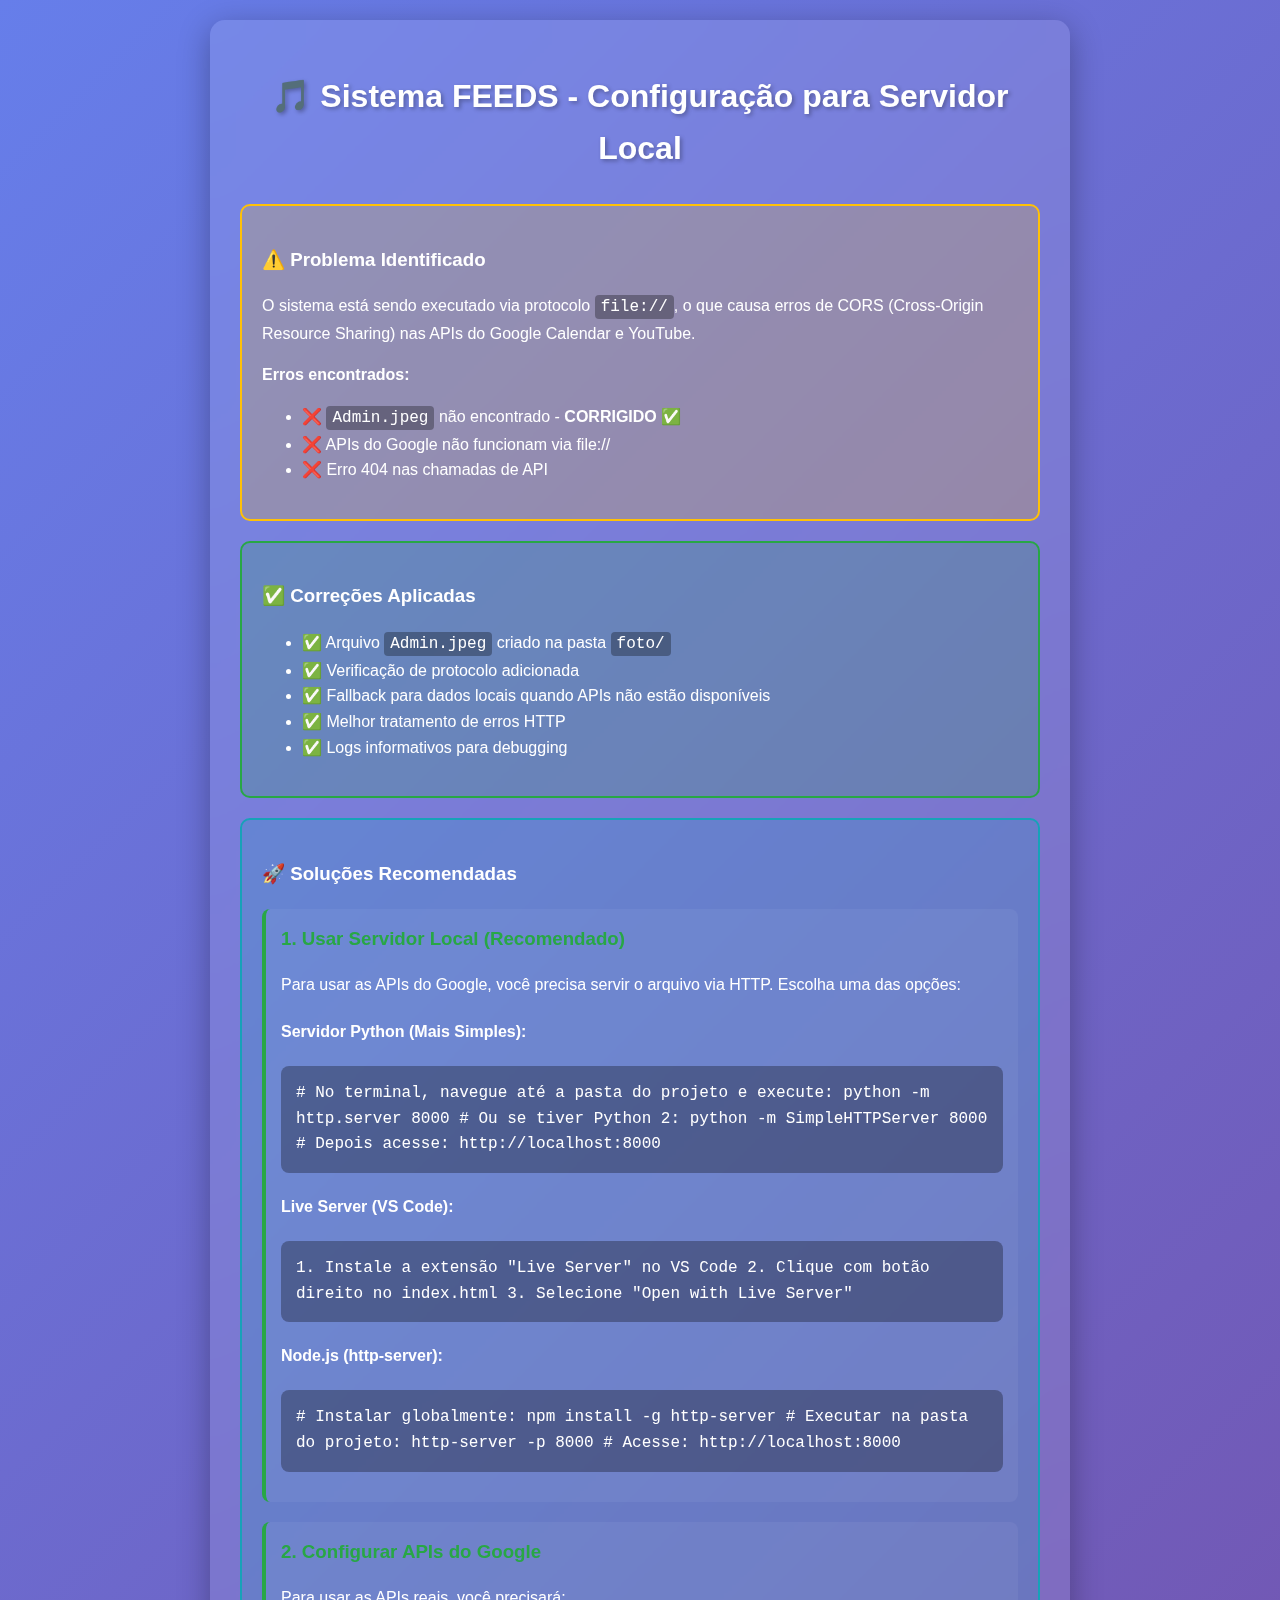
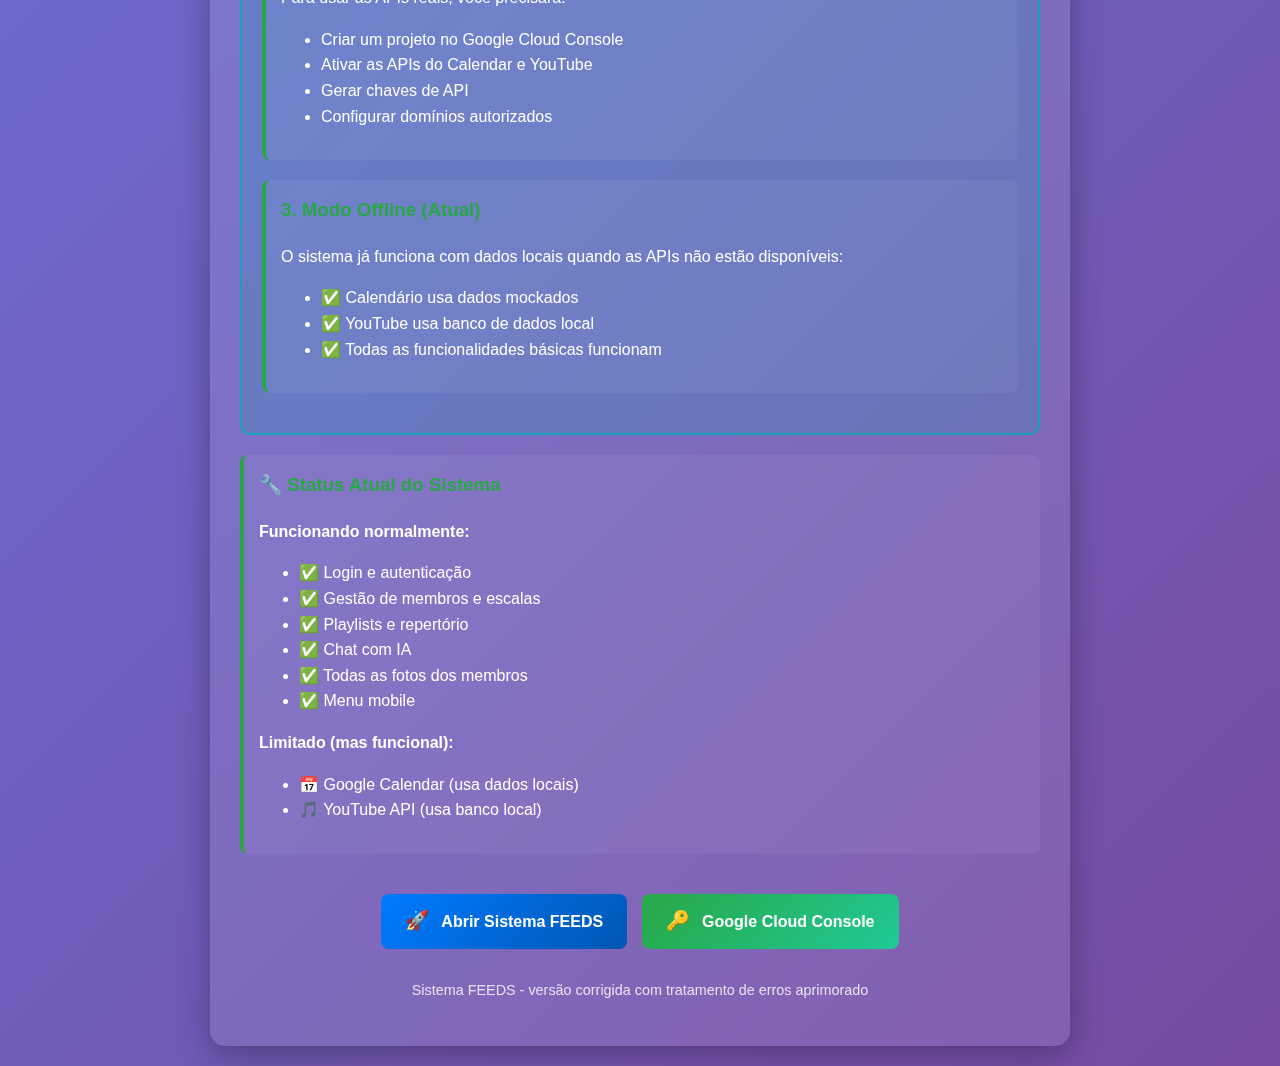
<file: servidor-local.html>
<!DOCTYPE html>
<html lang="pt-BR">
<head>
    <meta charset="UTF-8">
    <meta name="viewport" content="width=device-width, initial-scale=1.0">
    <title>FEEDS - Servidor Local</title>
    <style>
        body {
            font-family: 'Segoe UI', Tahoma, Geneva, Verdana, sans-serif;
            line-height: 1.6;
            margin: 0;
            padding: 20px;
            background: linear-gradient(135deg, #667eea 0%, #764ba2 100%);
            color: white;
            min-height: 100vh;
        }
        .container {
            max-width: 800px;
            margin: 0 auto;
            background: rgba(255, 255, 255, 0.1);
            padding: 30px;
            border-radius: 15px;
            backdrop-filter: blur(10px);
            box-shadow: 0 8px 32px rgba(0, 0, 0, 0.3);
        }
        h1 {
            text-align: center;
            margin-bottom: 30px;
            color: #fff;
            text-shadow: 2px 2px 4px rgba(0, 0, 0, 0.3);
        }
        .warning {
            background: rgba(255, 193, 7, 0.2);
            border: 2px solid #ffc107;
            border-radius: 10px;
            padding: 20px;
            margin: 20px 0;
        }
        .success {
            background: rgba(40, 167, 69, 0.2);
            border: 2px solid #28a745;
            border-radius: 10px;
            padding: 20px;
            margin: 20px 0;
        }
        .info {
            background: rgba(23, 162, 184, 0.2);
            border: 2px solid #17a2b8;
            border-radius: 10px;
            padding: 20px;
            margin: 20px 0;
        }
        code {
            background: rgba(0, 0, 0, 0.3);
            padding: 3px 6px;
            border-radius: 4px;
            font-family: 'Courier New', monospace;
        }
        .code-block {
            background: rgba(0, 0, 0, 0.3);
            padding: 15px;
            border-radius: 8px;
            font-family: 'Courier New', monospace;
            margin: 15px 0;
            overflow-x: auto;
        }
        .step {
            margin: 20px 0;
            padding: 15px;
            background: rgba(255, 255, 255, 0.05);
            border-radius: 8px;
            border-left: 4px solid #28a745;
        }
        .step h3 {
            margin-top: 0;
            color: #28a745;
        }
        .btn {
            display: inline-block;
            padding: 12px 24px;
            background: linear-gradient(135deg, #28a745, #20c997);
            color: white;
            text-decoration: none;
            border-radius: 8px;
            font-weight: bold;
            transition: transform 0.2s;
            margin: 10px 5px;
        }
        .btn:hover {
            transform: translateY(-2px);
        }
        .btn-primary {
            background: linear-gradient(135deg, #007bff, #0056b3);
        }
        .icon {
            font-size: 1.2em;
            margin-right: 8px;
        }
    </style>
</head>
<body>
    <div class="container">
        <h1>🎵 Sistema FEEDS - Configuração para Servidor Local</h1>
        
        <div class="warning">
            <h3>⚠️ Problema Identificado</h3>
            <p>O sistema está sendo executado via protocolo <code>file://</code>, o que causa erros de CORS (Cross-Origin Resource Sharing) nas APIs do Google Calendar e YouTube.</p>
            <p><strong>Erros encontrados:</strong></p>
            <ul>
                <li>❌ <code>Admin.jpeg</code> não encontrado - <strong>CORRIGIDO ✅</strong></li>
                <li>❌ APIs do Google não funcionam via file://</li>
                <li>❌ Erro 404 nas chamadas de API</li>
            </ul>
        </div>

        <div class="success">
            <h3>✅ Correções Aplicadas</h3>
            <ul>
                <li>✅ Arquivo <code>Admin.jpeg</code> criado na pasta <code>foto/</code></li>
                <li>✅ Verificação de protocolo adicionada</li>
                <li>✅ Fallback para dados locais quando APIs não estão disponíveis</li>
                <li>✅ Melhor tratamento de erros HTTP</li>
                <li>✅ Logs informativos para debugging</li>
            </ul>
        </div>

        <div class="info">
            <h3>🚀 Soluções Recomendadas</h3>
            
            <div class="step">
                <h3>1. Usar Servidor Local (Recomendado)</h3>
                <p>Para usar as APIs do Google, você precisa servir o arquivo via HTTP. Escolha uma das opções:</p>
                
                <h4>Servidor Python (Mais Simples):</h4>
                <div class="code-block">
# No terminal, navegue até a pasta do projeto e execute:
python -m http.server 8000

# Ou se tiver Python 2:
python -m SimpleHTTPServer 8000

# Depois acesse: http://localhost:8000
                </div>

                <h4>Live Server (VS Code):</h4>
                <div class="code-block">
1. Instale a extensão "Live Server" no VS Code
2. Clique com botão direito no index.html
3. Selecione "Open with Live Server"
                </div>

                <h4>Node.js (http-server):</h4>
                <div class="code-block">
# Instalar globalmente:
npm install -g http-server

# Executar na pasta do projeto:
http-server -p 8000

# Acesse: http://localhost:8000
                </div>
            </div>

            <div class="step">
                <h3>2. Configurar APIs do Google</h3>
                <p>Para usar as APIs reais, você precisará:</p>
                <ul>
                    <li>Criar um projeto no Google Cloud Console</li>
                    <li>Ativar as APIs do Calendar e YouTube</li>
                    <li>Gerar chaves de API</li>
                    <li>Configurar domínios autorizados</li>
                </ul>
            </div>

            <div class="step">
                <h3>3. Modo Offline (Atual)</h3>
                <p>O sistema já funciona com dados locais quando as APIs não estão disponíveis:</p>
                <ul>
                    <li>✅ Calendário usa dados mockados</li>
                    <li>✅ YouTube usa banco de dados local</li>
                    <li>✅ Todas as funcionalidades básicas funcionam</li>
                </ul>
            </div>
        </div>

        <div class="step">
            <h3>🔧 Status Atual do Sistema</h3>
            <p><strong>Funcionando normalmente:</strong></p>
            <ul>
                <li>✅ Login e autenticação</li>
                <li>✅ Gestão de membros e escalas</li>
                <li>✅ Playlists e repertório</li>
                <li>✅ Chat com IA</li>
                <li>✅ Todas as fotos dos membros</li>
                <li>✅ Menu mobile</li>
            </ul>
            
            <p><strong>Limitado (mas funcional):</strong></p>
            <ul>
                <li>📅 Google Calendar (usa dados locais)</li>
                <li>🎵 YouTube API (usa banco local)</li>
            </ul>
        </div>

        <div style="text-align: center; margin-top: 30px;">
            <a href="index.html" class="btn btn-primary">
                <span class="icon">🚀</span>
                Abrir Sistema FEEDS
            </a>
            <a href="https://console.cloud.google.com" class="btn" target="_blank">
                <span class="icon">🔑</span>
                Google Cloud Console
            </a>
        </div>

        <div style="text-align: center; margin-top: 20px; opacity: 0.8; font-size: 0.9em;">
            <p>Sistema FEEDS - versão corrigida com tratamento de erros aprimorado</p>
        </div>
    </div>
</body>
</html>
</file>
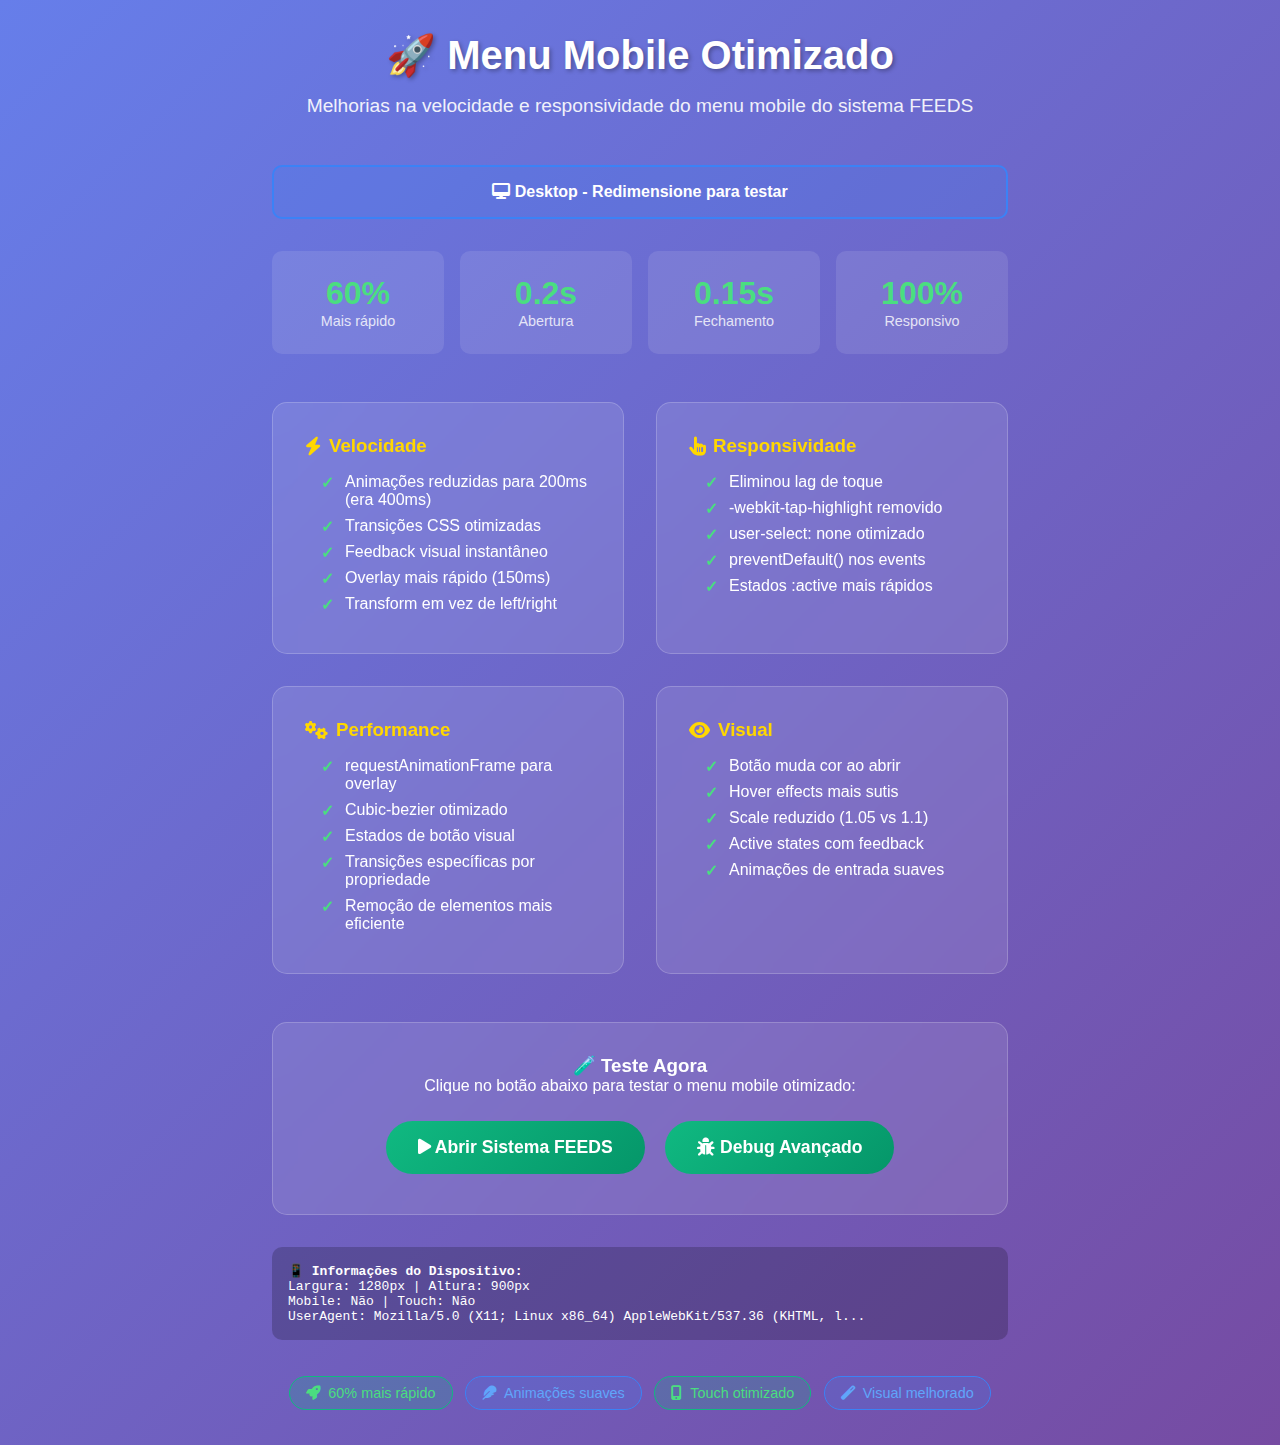
<file: test-menu-responsivo.html>
<!DOCTYPE html>
<html lang="pt-BR">
<head>
    <meta charset="UTF-8">
    <meta name="viewport" content="width=device-width, initial-scale=1.0">
    <title>🚀 Teste Menu Mobile Otimizado - FEEDS</title>
    <link rel="stylesheet" href="https://cdnjs.cloudflare.com/ajax/libs/font-awesome/6.4.0/css/all.min.css">
    <style>
        * {
            margin: 0;
            padding: 0;
            box-sizing: border-box;
        }

        body {
            font-family: 'Segoe UI', Tahoma, Geneva, Verdana, sans-serif;
            background: linear-gradient(135deg, #667eea 0%, #764ba2 100%);
            min-height: 100vh;
            color: white;
            overflow-x: hidden;
        }

        .container {
            max-width: 800px;
            margin: 0 auto;
            padding: 2rem;
            text-align: center;
        }

        .header {
            margin-bottom: 3rem;
        }

        .header h1 {
            font-size: 2.5rem;
            margin-bottom: 1rem;
            text-shadow: 2px 2px 4px rgba(0,0,0,0.3);
        }

        .header p {
            font-size: 1.2rem;
            opacity: 0.9;
            margin-bottom: 2rem;
        }

        .improvements-grid {
            display: grid;
            grid-template-columns: repeat(auto-fit, minmax(250px, 1fr));
            gap: 2rem;
            margin: 3rem 0;
        }

        .improvement-card {
            background: rgba(255, 255, 255, 0.1);
            border-radius: 15px;
            padding: 2rem;
            text-align: left;
            backdrop-filter: blur(10px);
            border: 1px solid rgba(255, 255, 255, 0.2);
            transition: transform 0.3s ease, background 0.3s ease;
        }

        .improvement-card:hover {
            transform: translateY(-10px);
            background: rgba(255, 255, 255, 0.15);
        }

        .improvement-card h3 {
            color: #FFD700;
            margin-bottom: 1rem;
            display: flex;
            align-items: center;
            gap: 0.5rem;
        }

        .improvement-card ul {
            list-style: none;
            margin-left: 1rem;
        }

        .improvement-card li {
            margin-bottom: 0.5rem;
            position: relative;
            padding-left: 1.5rem;
        }

        .improvement-card li::before {
            content: "✓";
            position: absolute;
            left: 0;
            color: #4ade80;
            font-weight: bold;
        }

        .test-section {
            background: rgba(255, 255, 255, 0.1);
            border-radius: 15px;
            padding: 2rem;
            margin: 2rem 0;
            backdrop-filter: blur(10px);
            border: 1px solid rgba(255, 255, 255, 0.2);
        }

        .test-button {
            display: inline-block;
            background: linear-gradient(135deg, #10b981, #059669);
            color: white;
            padding: 1rem 2rem;
            border-radius: 50px;
            text-decoration: none;
            font-weight: 600;
            transition: all 0.3s ease;
            border: none;
            cursor: pointer;
            font-size: 1.1rem;
            margin: 0.5rem;
        }

        .test-button:hover {
            transform: translateY(-2px);
            box-shadow: 0 10px 25px rgba(16, 185, 129, 0.3);
        }

        .mobile-indicator {
            background: rgba(255, 165, 0, 0.2);
            border: 2px solid #FFA500;
            border-radius: 10px;
            padding: 1rem;
            margin: 1rem 0;
            text-align: center;
        }

        .stats-grid {
            display: grid;
            grid-template-columns: repeat(auto-fit, minmax(150px, 1fr));
            gap: 1rem;
            margin: 2rem 0;
        }

        .stat-item {
            background: rgba(255, 255, 255, 0.1);
            border-radius: 10px;
            padding: 1.5rem;
            text-align: center;
        }

        .stat-number {
            font-size: 2rem;
            font-weight: bold;
            color: #4ade80;
            display: block;
        }

        .stat-label {
            font-size: 0.9rem;
            opacity: 0.8;
            margin-top: 0.5rem;
        }

        .performance-indicator {
            display: inline-flex;
            align-items: center;
            gap: 0.5rem;
            background: rgba(16, 185, 129, 0.2);
            border: 1px solid #10b981;
            border-radius: 20px;
            padding: 0.5rem 1rem;
            margin: 0.25rem;
            font-size: 0.9rem;
        }

        .performance-indicator.fast {
            background: rgba(16, 185, 129, 0.2);
            border-color: #10b981;
            color: #4ade80;
        }

        .performance-indicator.smooth {
            background: rgba(59, 130, 246, 0.2);
            border-color: #3b82f6;
            color: #60a5fa;
        }

        .device-info {
            background: rgba(0, 0, 0, 0.2);
            border-radius: 10px;
            padding: 1rem;
            margin: 1rem 0;
            font-family: monospace;
            text-align: left;
        }

        @media (max-width: 768px) {
            .container {
                padding: 1rem;
            }
            
            .header h1 {
                font-size: 2rem;
            }
            
            .improvements-grid {
                grid-template-columns: 1fr;
                gap: 1rem;
            }
            
            .improvement-card {
                padding: 1.5rem;
            }
        }
    </style>
</head>
<body>
    <div class="container">
        <div class="header">
            <h1>🚀 Menu Mobile Otimizado</h1>
            <p>Melhorias na velocidade e responsividade do menu mobile do sistema FEEDS</p>
        </div>

        <div class="mobile-indicator" id="mobileIndicator">
            <i class="fas fa-mobile-alt"></i>
            <strong>Detectando dispositivo...</strong>
        </div>

        <div class="stats-grid">
            <div class="stat-item">
                <span class="stat-number">60%</span>
                <span class="stat-label">Mais rápido</span>
            </div>
            <div class="stat-item">
                <span class="stat-number">0.2s</span>
                <span class="stat-label">Abertura</span>
            </div>
            <div class="stat-item">
                <span class="stat-number">0.15s</span>
                <span class="stat-label">Fechamento</span>
            </div>
            <div class="stat-item">
                <span class="stat-number">100%</span>
                <span class="stat-label">Responsivo</span>
            </div>
        </div>

        <div class="improvements-grid">
            <div class="improvement-card">
                <h3><i class="fas fa-bolt"></i>Velocidade</h3>
                <ul>
                    <li>Animações reduzidas para 200ms (era 400ms)</li>
                    <li>Transições CSS otimizadas</li>
                    <li>Feedback visual instantâneo</li>
                    <li>Overlay mais rápido (150ms)</li>
                    <li>Transform em vez de left/right</li>
                </ul>
            </div>

            <div class="improvement-card">
                <h3><i class="fas fa-hand-pointer"></i>Responsividade</h3>
                <ul>
                    <li>Eliminou lag de toque</li>
                    <li>-webkit-tap-highlight removido</li>
                    <li>user-select: none otimizado</li>
                    <li>preventDefault() nos events</li>
                    <li>Estados :active mais rápidos</li>
                </ul>
            </div>

            <div class="improvement-card">
                <h3><i class="fas fa-cogs"></i>Performance</h3>
                <ul>
                    <li>requestAnimationFrame para overlay</li>
                    <li>Cubic-bezier otimizado</li>
                    <li>Estados de botão visual</li>
                    <li>Transições específicas por propriedade</li>
                    <li>Remoção de elementos mais eficiente</li>
                </ul>
            </div>

            <div class="improvement-card">
                <h3><i class="fas fa-eye"></i>Visual</h3>
                <ul>
                    <li>Botão muda cor ao abrir</li>
                    <li>Hover effects mais sutis</li>
                    <li>Scale reduzido (1.05 vs 1.1)</li>
                    <li>Active states com feedback</li>
                    <li>Animações de entrada suaves</li>
                </ul>
            </div>
        </div>

        <div class="test-section">
            <h3>🧪 Teste Agora</h3>
            <p>Clique no botão abaixo para testar o menu mobile otimizado:</p>
            <br>
            <a href="index.html" class="test-button">
                <i class="fas fa-play"></i> Abrir Sistema FEEDS
            </a>
            <a href="debug-menu-mobile.html" class="test-button">
                <i class="fas fa-bug"></i> Debug Avançado
            </a>
        </div>

        <div class="device-info" id="deviceInfo">
            <strong>📱 Informações do Dispositivo:</strong><br>
            <span id="deviceDetails">Carregando...</span>
        </div>

        <div style="margin-top: 2rem;">
            <div class="performance-indicator fast">
                <i class="fas fa-rocket"></i> 60% mais rápido
            </div>
            <div class="performance-indicator smooth">
                <i class="fas fa-feather"></i> Animações suaves
            </div>
            <div class="performance-indicator fast">
                <i class="fas fa-mobile-alt"></i> Touch otimizado
            </div>
            <div class="performance-indicator smooth">
                <i class="fas fa-magic"></i> Visual melhorado
            </div>
        </div>
    </div>

    <script>
        function detectDevice() {
            const width = window.innerWidth;
            const height = window.innerHeight;
            const isMobile = width <= 768;
            const isTouch = 'ontouchstart' in window;
            const userAgent = navigator.userAgent;
            
            const mobileIndicator = document.getElementById('mobileIndicator');
            const deviceDetails = document.getElementById('deviceDetails');
            
            if (isMobile) {
                mobileIndicator.style.background = 'rgba(16, 185, 129, 0.2)';
                mobileIndicator.style.borderColor = '#10b981';
                mobileIndicator.innerHTML = '<i class="fas fa-mobile-alt"></i> <strong>Dispositivo Mobile Detectado!</strong>';
            } else {
                mobileIndicator.style.background = 'rgba(59, 130, 246, 0.2)';
                mobileIndicator.style.borderColor = '#3b82f6';
                mobileIndicator.innerHTML = '<i class="fas fa-desktop"></i> <strong>Desktop - Redimensione para testar</strong>';
            }
            
            deviceDetails.innerHTML = `
                Largura: ${width}px | Altura: ${height}px<br>
                Mobile: ${isMobile ? 'Sim' : 'Não'} | Touch: ${isTouch ? 'Sim' : 'Não'}<br>
                UserAgent: ${userAgent.substring(0, 60)}...
            `;
        }
        
        // Detectar dispositivo no carregamento
        detectDevice();
        
        // Detectar mudanças de orientação/redimensionamento
        window.addEventListener('resize', detectDevice);
        window.addEventListener('orientationchange', detectDevice);
        
        // Animação de entrada dos cards
        document.addEventListener('DOMContentLoaded', function() {
            const cards = document.querySelectorAll('.improvement-card');
            cards.forEach((card, index) => {
                card.style.opacity = '0';
                card.style.transform = 'translateY(30px)';
                
                setTimeout(() => {
                    card.style.transition = 'all 0.6s ease';
                    card.style.opacity = '1';
                    card.style.transform = 'translateY(0)';
                }, index * 200);
            });
        });
        
        console.log('🚀 Página de teste do menu mobile otimizado carregada!');
        console.log('📱 Principais melhorias:');
        console.log('   - Animações 60% mais rápidas');
        console.log('   - Feedback visual instantâneo');
        console.log('   - Touch response otimizado');
        console.log('   - Transições suaves');
    </script>
</body>
</html>
</file>
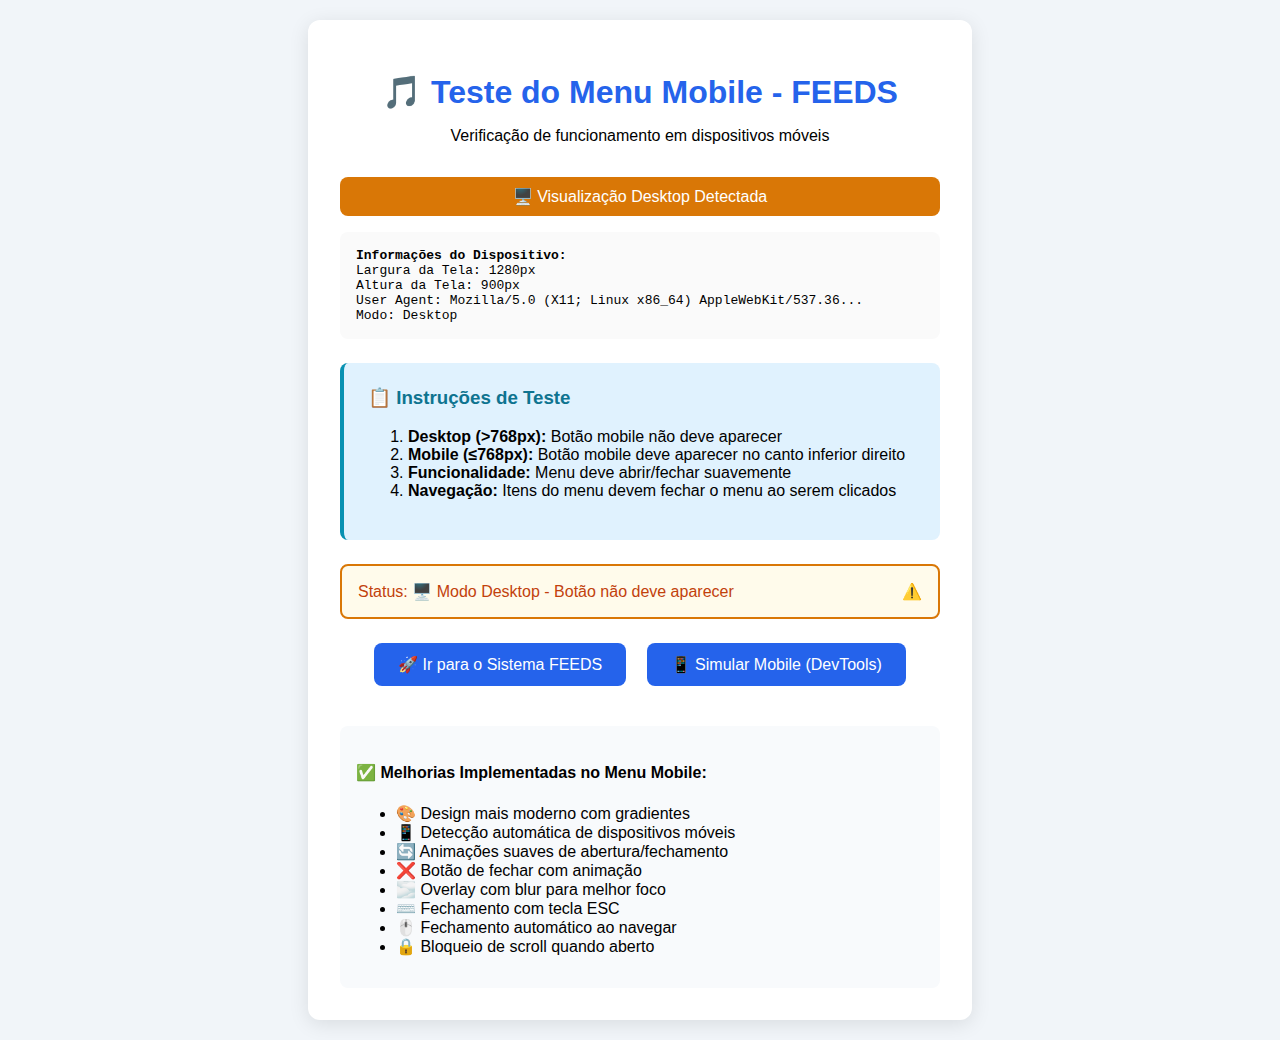
<file: test-mobile-menu.html>
<!DOCTYPE html>
<html lang="pt-BR">
<head>
    <meta charset="UTF-8">
    <meta name="viewport" content="width=device-width, initial-scale=1.0">
    <title>Teste Menu Mobile - FEEDS</title>
    <style>
        body {
            font-family: Arial, sans-serif;
            margin: 0;
            padding: 20px;
            background: #f1f5f9;
        }
        
        .test-container {
            max-width: 600px;
            margin: 0 auto;
            background: white;
            padding: 2rem;
            border-radius: 12px;
            box-shadow: 0 4px 20px rgba(0, 0, 0, 0.1);
        }
        
        .test-header {
            text-align: center;
            margin-bottom: 2rem;
        }
        
        .test-header h1 {
            color: #2563eb;
            margin-bottom: 0.5rem;
        }
        
        .test-status {
            display: flex;
            align-items: center;
            justify-content: space-between;
            padding: 1rem;
            margin: 1rem 0;
            border-radius: 8px;
            border: 2px solid;
        }
        
        .test-status.success {
            background: #f0fdf4;
            border-color: #16a34a;
            color: #15803d;
        }
        
        .test-status.warning {
            background: #fffbeb;
            border-color: #d97706;
            color: #c2410c;
        }
        
        .test-btn {
            background: #2563eb;
            color: white;
            border: none;
            padding: 12px 24px;
            border-radius: 8px;
            cursor: pointer;
            font-size: 1rem;
            margin: 0.5rem;
            transition: all 0.3s ease;
        }
        
        .test-btn:hover {
            background: #1d4ed8;
            transform: translateY(-2px);
        }
        
        .test-instructions {
            background: #e0f2fe;
            padding: 1.5rem;
            border-radius: 8px;
            border-left: 4px solid #0891b2;
            margin: 1.5rem 0;
        }
        
        .test-instructions h3 {
            margin-top: 0;
            color: #0e7490;
        }
        
        .device-info {
            background: #fafafa;
            padding: 1rem;
            border-radius: 8px;
            font-family: monospace;
            margin: 1rem 0;
        }
        
        @media (max-width: 768px) {
            .mobile-indicator {
                background: #16a34a;
                color: white;
                padding: 10px;
                text-align: center;
                border-radius: 8px;
                margin-bottom: 1rem;
            }
        }
        
        @media (min-width: 769px) {
            .desktop-indicator {
                background: #d97706;
                color: white;
                padding: 10px;
                text-align: center;
                border-radius: 8px;
                margin-bottom: 1rem;
            }
        }
    </style>
</head>
<body>
    <div class="test-container">
        <div class="test-header">
            <h1>🎵 Teste do Menu Mobile - FEEDS</h1>
            <p>Verificação de funcionamento em dispositivos móveis</p>
        </div>
        
        <div class="mobile-indicator" style="display: none;">
            ✅ Visualização Mobile Detectada
        </div>
        
        <div class="desktop-indicator" style="display: none;">
            🖥️ Visualização Desktop Detectada
        </div>
        
        <div class="device-info">
            <strong>Informações do Dispositivo:</strong><br>
            Largura da Tela: <span id="screenWidth"></span>px<br>
            Altura da Tela: <span id="screenHeight"></span>px<br>
            User Agent: <span id="userAgent"></span><br>
            Modo: <span id="viewMode"></span>
        </div>
        
        <div class="test-instructions">
            <h3>📋 Instruções de Teste</h3>
            <ol>
                <li><strong>Desktop (>768px):</strong> Botão mobile não deve aparecer</li>
                <li><strong>Mobile (≤768px):</strong> Botão mobile deve aparecer no canto inferior direito</li>
                <li><strong>Funcionalidade:</strong> Menu deve abrir/fechar suavemente</li>
                <li><strong>Navegação:</strong> Itens do menu devem fechar o menu ao serem clicados</li>
            </ol>
        </div>
        
        <div class="test-status" id="statusIndicator">
            <span>Status: Aguardando teste...</span>
            <span id="statusIcon">⏳</span>
        </div>
        
        <div style="text-align: center;">
            <button class="test-btn" onclick="window.location.href='index.html'">
                🚀 Ir para o Sistema FEEDS
            </button>
            <button class="test-btn" onclick="simulateMobile()">
                📱 Simular Mobile (DevTools)
            </button>
        </div>
        
        <div style="margin-top: 2rem; padding: 1rem; background: #f8fafc; border-radius: 8px;">
            <h4>✅ Melhorias Implementadas no Menu Mobile:</h4>
            <ul>
                <li>🎨 Design mais moderno com gradientes</li>
                <li>📱 Detecção automática de dispositivos móveis</li>
                <li>🔄 Animações suaves de abertura/fechamento</li>
                <li>❌ Botão de fechar com animação</li>
                <li>🌫️ Overlay com blur para melhor foco</li>
                <li>⌨️ Fechamento com tecla ESC</li>
                <li>🖱️ Fechamento automático ao navegar</li>
                <li>🔒 Bloqueio de scroll quando aberto</li>
            </ul>
        </div>
    </div>
    
    <script>
        // Detectar informações do dispositivo
        function updateDeviceInfo() {
            document.getElementById('screenWidth').textContent = window.innerWidth;
            document.getElementById('screenHeight').textContent = window.innerHeight;
            document.getElementById('userAgent').textContent = navigator.userAgent.substring(0, 50) + '...';
            
            const isMobile = window.innerWidth <= 768;
            document.getElementById('viewMode').textContent = isMobile ? 'Mobile' : 'Desktop';
            
            // Mostrar indicador apropriado
            if (isMobile) {
                document.querySelector('.mobile-indicator').style.display = 'block';
                document.querySelector('.desktop-indicator').style.display = 'none';
                updateStatus('success', '✅ Modo Mobile - Botão deve estar visível');
            } else {
                document.querySelector('.mobile-indicator').style.display = 'none';
                document.querySelector('.desktop-indicator').style.display = 'block';
                updateStatus('warning', '🖥️ Modo Desktop - Botão não deve aparecer');
            }
        }
        
        function updateStatus(type, message) {
            const indicator = document.getElementById('statusIndicator');
            const icon = document.getElementById('statusIcon');
            
            indicator.className = 'test-status ' + type;
            indicator.querySelector('span').textContent = 'Status: ' + message;
            icon.textContent = type === 'success' ? '✅' : '⚠️';
        }
        
        function simulateMobile() {
            alert('💡 Dica: Use as DevTools do navegador (F12) e ative o modo responsivo (Ctrl+Shift+M) para simular dispositivos móveis!');
        }
        
        // Atualizar informações quando a janela for redimensionada
        window.addEventListener('resize', updateDeviceInfo);
        
        // Inicializar
        updateDeviceInfo();
        
        console.log('🧪 Teste do Menu Mobile FEEDS carregado!');
        console.log('📱 Largura atual:', window.innerWidth + 'px');
        console.log('🎯 Modo:', window.innerWidth <= 768 ? 'Mobile' : 'Desktop');
    </script>
</body>
</html>
</file>
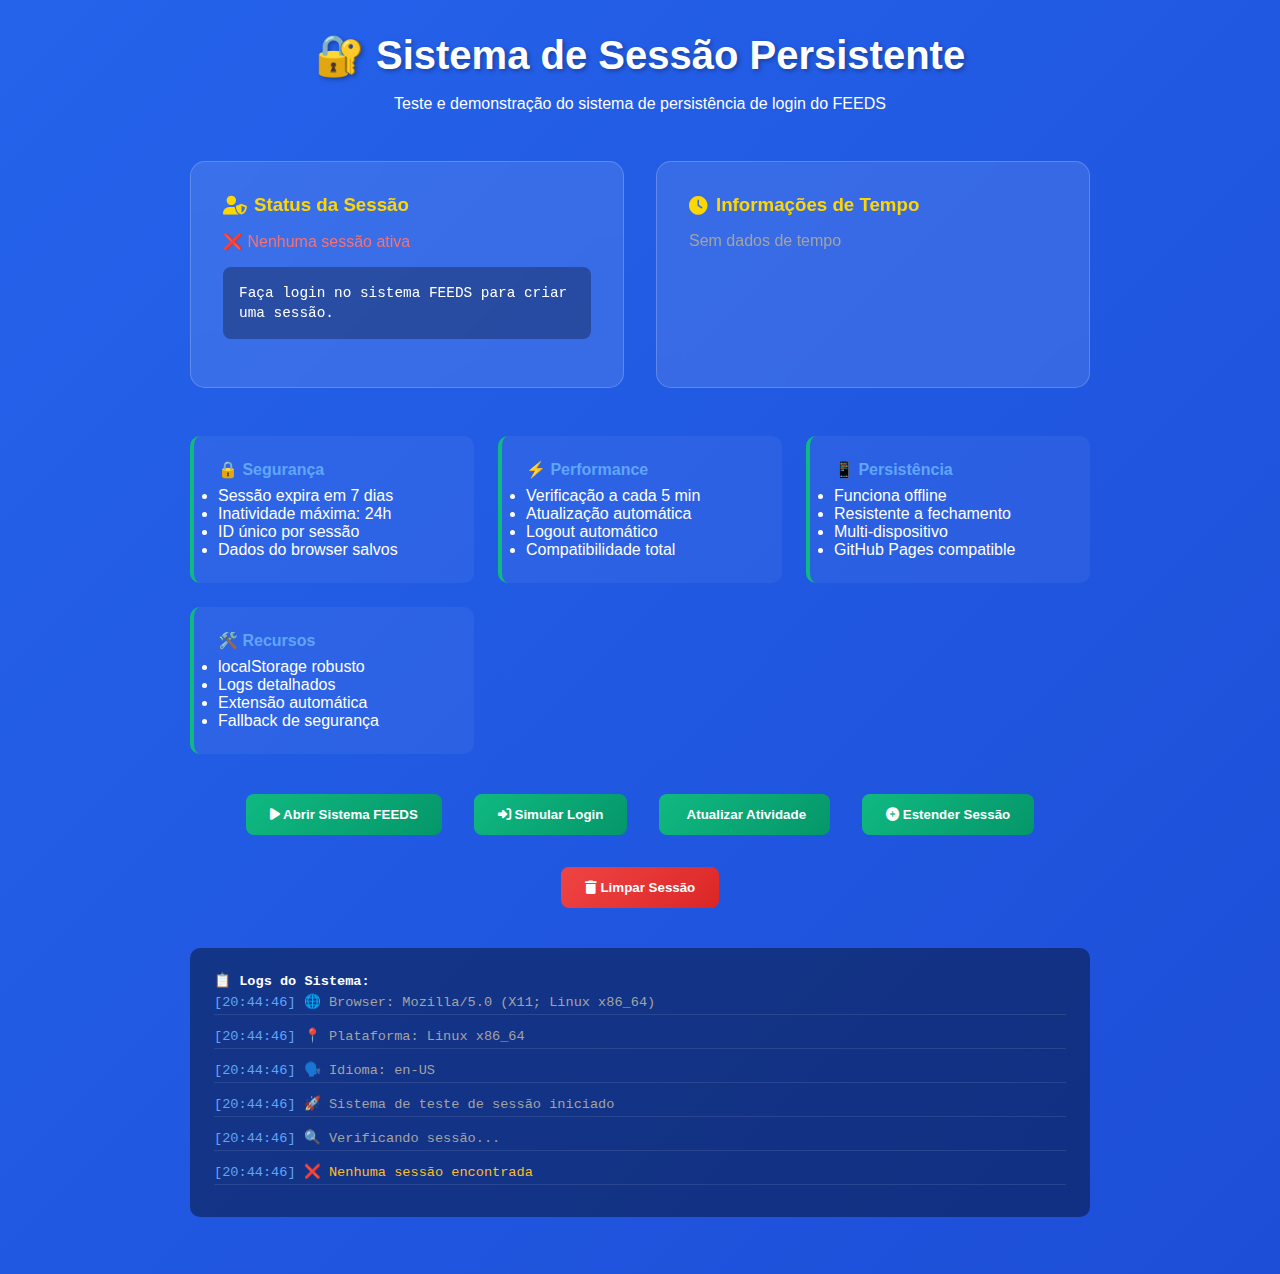
<file: teste-sessao-persistente.html>
<!DOCTYPE html>
<html lang="pt-BR">
<head>
    <meta charset="UTF-8">
    <meta name="viewport" content="width=device-width, initial-scale=1.0">
    <title>🔐 Teste Sessão Persistente - FEEDS</title>
    <link rel="stylesheet" href="https://cdnjs.cloudflare.com/ajax/libs/font-awesome/6.4.0/css/all.min.css">
    <style>
        * {
            margin: 0;
            padding: 0;
            box-sizing: border-box;
        }

        body {
            font-family: 'Segoe UI', Tahoma, Geneva, Verdana, sans-serif;
            background: linear-gradient(135deg, #2563eb 0%, #1d4ed8 100%);
            min-height: 100vh;
            color: white;
            padding: 2rem;
        }

        .container {
            max-width: 900px;
            margin: 0 auto;
        }

        .header {
            text-align: center;
            margin-bottom: 3rem;
        }

        .header h1 {
            font-size: 2.5rem;
            margin-bottom: 1rem;
            text-shadow: 2px 2px 4px rgba(0,0,0,0.3);
        }

        .status-grid {
            display: grid;
            grid-template-columns: repeat(auto-fit, minmax(300px, 1fr));
            gap: 2rem;
            margin-bottom: 3rem;
        }

        .status-card {
            background: rgba(255, 255, 255, 0.1);
            border-radius: 15px;
            padding: 2rem;
            backdrop-filter: blur(10px);
            border: 1px solid rgba(255, 255, 255, 0.2);
        }

        .status-card h3 {
            color: #FFD700;
            margin-bottom: 1rem;
            display: flex;
            align-items: center;
            gap: 0.5rem;
        }

        .session-info {
            font-family: monospace;
            background: rgba(0, 0, 0, 0.3);
            padding: 1rem;
            border-radius: 8px;
            margin: 1rem 0;
            font-size: 0.9rem;
            line-height: 1.4;
        }

        .btn {
            background: linear-gradient(135deg, #10b981, #059669);
            color: white;
            padding: 0.8rem 1.5rem;
            border: none;
            border-radius: 8px;
            cursor: pointer;
            font-weight: 600;
            margin: 0.5rem;
            transition: all 0.3s ease;
        }

        .btn:hover {
            transform: translateY(-2px);
            box-shadow: 0 8px 25px rgba(16, 185, 129, 0.3);
        }

        .btn.danger {
            background: linear-gradient(135deg, #ef4444, #dc2626);
        }

        .btn.danger:hover {
            box-shadow: 0 8px 25px rgba(239, 68, 68, 0.3);
        }

        .features-grid {
            display: grid;
            grid-template-columns: repeat(auto-fit, minmax(250px, 1fr));
            gap: 1.5rem;
            margin: 2rem 0;
        }

        .feature-card {
            background: rgba(255, 255, 255, 0.05);
            border-radius: 10px;
            padding: 1.5rem;
            border-left: 4px solid #10b981;
        }

        .feature-card h4 {
            color: #60a5fa;
            margin-bottom: 0.5rem;
        }

        .logs {
            background: rgba(0, 0, 0, 0.4);
            border-radius: 10px;
            padding: 1.5rem;
            margin: 2rem 0;
            max-height: 300px;
            overflow-y: auto;
            font-family: monospace;
            font-size: 0.85rem;
        }

        .log-entry {
            margin-bottom: 0.5rem;
            padding: 0.25rem 0;
            border-bottom: 1px solid rgba(255, 255, 255, 0.1);
        }

        .log-time {
            color: #60a5fa;
        }

        .log-success { color: #4ade80; }
        .log-error { color: #f87171; }
        .log-warning { color: #fbbf24; }
        .log-info { color: #a3a3a3; }

        .test-actions {
            display: flex;
            flex-wrap: wrap;
            gap: 1rem;
            justify-content: center;
            margin: 2rem 0;
        }

        @media (max-width: 768px) {
            .header h1 {
                font-size: 2rem;
            }
            
            .status-grid {
                grid-template-columns: 1fr;
            }
        }
    </style>
</head>
<body>
    <div class="container">
        <div class="header">
            <h1>🔐 Sistema de Sessão Persistente</h1>
            <p>Teste e demonstração do sistema de persistência de login do FEEDS</p>
        </div>

        <div class="status-grid">
            <div class="status-card">
                <h3><i class="fas fa-user-shield"></i> Status da Sessão</h3>
                <div id="sessionStatus">Verificando...</div>
                <div class="session-info" id="sessionInfo">
                    Carregando dados da sessão...
                </div>
            </div>

            <div class="status-card">
                <h3><i class="fas fa-clock"></i> Informações de Tempo</h3>
                <div id="timeInfo">Calculando...</div>
            </div>
        </div>

        <div class="features-grid">
            <div class="feature-card">
                <h4>🔒 Segurança</h4>
                <ul>
                    <li>Sessão expira em 7 dias</li>
                    <li>Inatividade máxima: 24h</li>
                    <li>ID único por sessão</li>
                    <li>Dados do browser salvos</li>
                </ul>
            </div>

            <div class="feature-card">
                <h4>⚡ Performance</h4>
                <ul>
                    <li>Verificação a cada 5 min</li>
                    <li>Atualização automática</li>
                    <li>Logout automático</li>
                    <li>Compatibilidade total</li>
                </ul>
            </div>

            <div class="feature-card">
                <h4>📱 Persistência</h4>
                <ul>
                    <li>Funciona offline</li>
                    <li>Resistente a fechamento</li>
                    <li>Multi-dispositivo</li>
                    <li>GitHub Pages compatible</li>
                </ul>
            </div>

            <div class="feature-card">
                <h4>🛠️ Recursos</h4>
                <ul>
                    <li>localStorage robusto</li>
                    <li>Logs detalhados</li>
                    <li>Extensão automática</li>
                    <li>Fallback de segurança</li>
                </ul>
            </div>
        </div>

        <div class="test-actions">
            <button class="btn" onclick="openFeedsSystem()">
                <i class="fas fa-play"></i> Abrir Sistema FEEDS
            </button>
            <button class="btn" onclick="simulateLogin()">
                <i class="fas fa-sign-in-alt"></i> Simular Login
            </button>
            <button class="btn" onclick="updateActivity()">
                <i class="fas fa-activity"></i> Atualizar Atividade
            </button>
            <button class="btn" onclick="extendSession()">
                <i class="fas fa-plus-circle"></i> Estender Sessão
            </button>
            <button class="btn danger" onclick="clearSession()">
                <i class="fas fa-trash"></i> Limpar Sessão
            </button>
        </div>

        <div class="logs" id="logs">
            <strong>📋 Logs do Sistema:</strong>
            <div id="logEntries"></div>
        </div>
    </div>

    <script>
        let logCount = 0;

        function addLog(message, type = 'info') {
            const logsContainer = document.getElementById('logEntries');
            const time = new Date().toLocaleTimeString('pt-BR');
            const entry = document.createElement('div');
            entry.className = 'log-entry';
            entry.innerHTML = `
                <span class="log-time">[${time}]</span> 
                <span class="log-${type}">${message}</span>
            `;
            logsContainer.appendChild(entry);
            
            // Manter apenas os últimos 20 logs
            if (logsContainer.children.length > 20) {
                logsContainer.removeChild(logsContainer.firstChild);
            }
            
            // Scroll para o final
            logsContainer.scrollTop = logsContainer.scrollHeight;
        }

        function checkSession() {
            addLog('🔍 Verificando sessão...', 'info');
            
            try {
                const sessionData = localStorage.getItem('feedsUserSession');
                const userData = localStorage.getItem('feedsUser');
                
                const statusDiv = document.getElementById('sessionStatus');
                const infoDiv = document.getElementById('sessionInfo');
                const timeDiv = document.getElementById('timeInfo');
                
                if (!sessionData || !userData) {
                    statusDiv.innerHTML = '<span style="color: #f87171;">❌ Nenhuma sessão ativa</span>';
                    infoDiv.textContent = 'Faça login no sistema FEEDS para criar uma sessão.';
                    timeDiv.innerHTML = '<span style="color: #a3a3a3;">Sem dados de tempo</span>';
                    addLog('❌ Nenhuma sessão encontrada', 'warning');
                    return;
                }
                
                const session = JSON.parse(sessionData);
                const user = JSON.parse(userData);
                const now = Date.now();
                
                // Verificar expiração
                const timeToExpire = session.expiresAt - now;
                const isExpired = timeToExpire <= 0;
                
                // Verificar inatividade
                const timeSinceActivity = now - session.lastActivity;
                const isInactive = timeSinceActivity > (24 * 60 * 60 * 1000);
                
                if (isExpired || isInactive) {
                    statusDiv.innerHTML = '<span style="color: #f87171;">⏰ Sessão expirada</span>';
                    addLog('⏰ Sessão expirada detectada', 'error');
                } else {
                    statusDiv.innerHTML = '<span style="color: #4ade80;">✅ Sessão ativa</span>';
                    addLog(`✅ Sessão válida para ${user.name}`, 'success');
                }
                
                // Atualizar informações detalhadas
                infoDiv.innerHTML = `
                    <strong>Usuário:</strong> ${user.name}<br>
                    <strong>Função:</strong> ${user.role}<br>
                    <strong>Session ID:</strong> ${session.sessionId}<br>
                    <strong>Login:</strong> ${new Date(session.loginTime).toLocaleString('pt-BR')}<br>
                    <strong>Última atividade:</strong> ${new Date(session.lastActivity).toLocaleString('pt-BR')}<br>
                    <strong>Expira em:</strong> ${new Date(session.expiresAt).toLocaleString('pt-BR')}
                `;
                
                // Atualizar tempo
                const daysToExpire = Math.floor(timeToExpire / (24 * 60 * 60 * 1000));
                const hoursToExpire = Math.floor((timeToExpire % (24 * 60 * 60 * 1000)) / (60 * 60 * 1000));
                const minutesSinceActivity = Math.floor(timeSinceActivity / (60 * 1000));
                
                timeDiv.innerHTML = `
                    <strong>Tempo restante:</strong> ${daysToExpire}d ${hoursToExpire}h<br>
                    <strong>Inativo há:</strong> ${minutesSinceActivity} minutos<br>
                    <strong>Status:</strong> ${isExpired ? 'Expirada' : isInactive ? 'Inativa' : 'Ativa'}
                `;
                
            } catch (error) {
                addLog(`❌ Erro ao verificar sessão: ${error.message}`, 'error');
                document.getElementById('sessionStatus').innerHTML = '<span style="color: #f87171;">❌ Erro na verificação</span>';
            }
        }

        function openFeedsSystem() {
            addLog('🚀 Abrindo sistema FEEDS...', 'info');
            window.open('index.html', '_blank');
        }

        function simulateLogin() {
            addLog('🔑 Simulando login de teste...', 'info');
            
            const testUser = {
                id: 1,
                name: "Teste Usuário",
                username: "admin",
                role: "Pastor",
                level: "admin"
            };
            
            const sessionData = {
                user: testUser,
                loginTime: Date.now(),
                lastActivity: Date.now(),
                sessionId: 'feeds_' + Date.now() + '_test',
                browserInfo: {
                    userAgent: navigator.userAgent,
                    language: navigator.language,
                    platform: navigator.platform
                },
                expiresAt: Date.now() + (7 * 24 * 60 * 60 * 1000)
            };
            
            localStorage.setItem('feedsUserSession', JSON.stringify(sessionData));
            localStorage.setItem('feedsUser', JSON.stringify(testUser));
            
            addLog('✅ Sessão de teste criada com sucesso!', 'success');
            checkSession();
        }

        function updateActivity() {
            try {
                const sessionData = localStorage.getItem('feedsUserSession');
                if (sessionData) {
                    const session = JSON.parse(sessionData);
                    session.lastActivity = Date.now();
                    localStorage.setItem('feedsUserSession', JSON.stringify(session));
                    addLog('🔄 Atividade da sessão atualizada', 'success');
                    checkSession();
                } else {
                    addLog('❌ Nenhuma sessão para atualizar', 'warning');
                }
            } catch (error) {
                addLog(`❌ Erro ao atualizar atividade: ${error.message}`, 'error');
            }
        }

        function extendSession() {
            try {
                const sessionData = localStorage.getItem('feedsUserSession');
                if (sessionData) {
                    const session = JSON.parse(sessionData);
                    session.expiresAt = Date.now() + (7 * 24 * 60 * 60 * 1000);
                    session.lastActivity = Date.now();
                    localStorage.setItem('feedsUserSession', JSON.stringify(session));
                    addLog('⏰ Sessão estendida por mais 7 dias', 'success');
                    checkSession();
                } else {
                    addLog('❌ Nenhuma sessão para estender', 'warning');
                }
            } catch (error) {
                addLog(`❌ Erro ao estender sessão: ${error.message}`, 'error');
            }
        }

        function clearSession() {
            try {
                localStorage.removeItem('feedsUserSession');
                localStorage.removeItem('feedsUser');
                addLog('🗑️ Sessão limpa com sucesso', 'success');
                checkSession();
            } catch (error) {
                addLog(`❌ Erro ao limpar sessão: ${error.message}`, 'error');
            }
        }

        // Verificar sessão ao carregar
        document.addEventListener('DOMContentLoaded', function() {
            addLog('🚀 Sistema de teste de sessão iniciado', 'info');
            checkSession();
            
            // Atualizar a cada 30 segundos
            setInterval(checkSession, 30000);
        });

        // Log da informação do browser
        addLog(`🌐 Browser: ${navigator.userAgent.split(') ')[0]})`, 'info');
        addLog(`📍 Plataforma: ${navigator.platform}`, 'info');
        addLog(`🗣️ Idioma: ${navigator.language}`, 'info');
    </script>
</body>
</html>
</file>
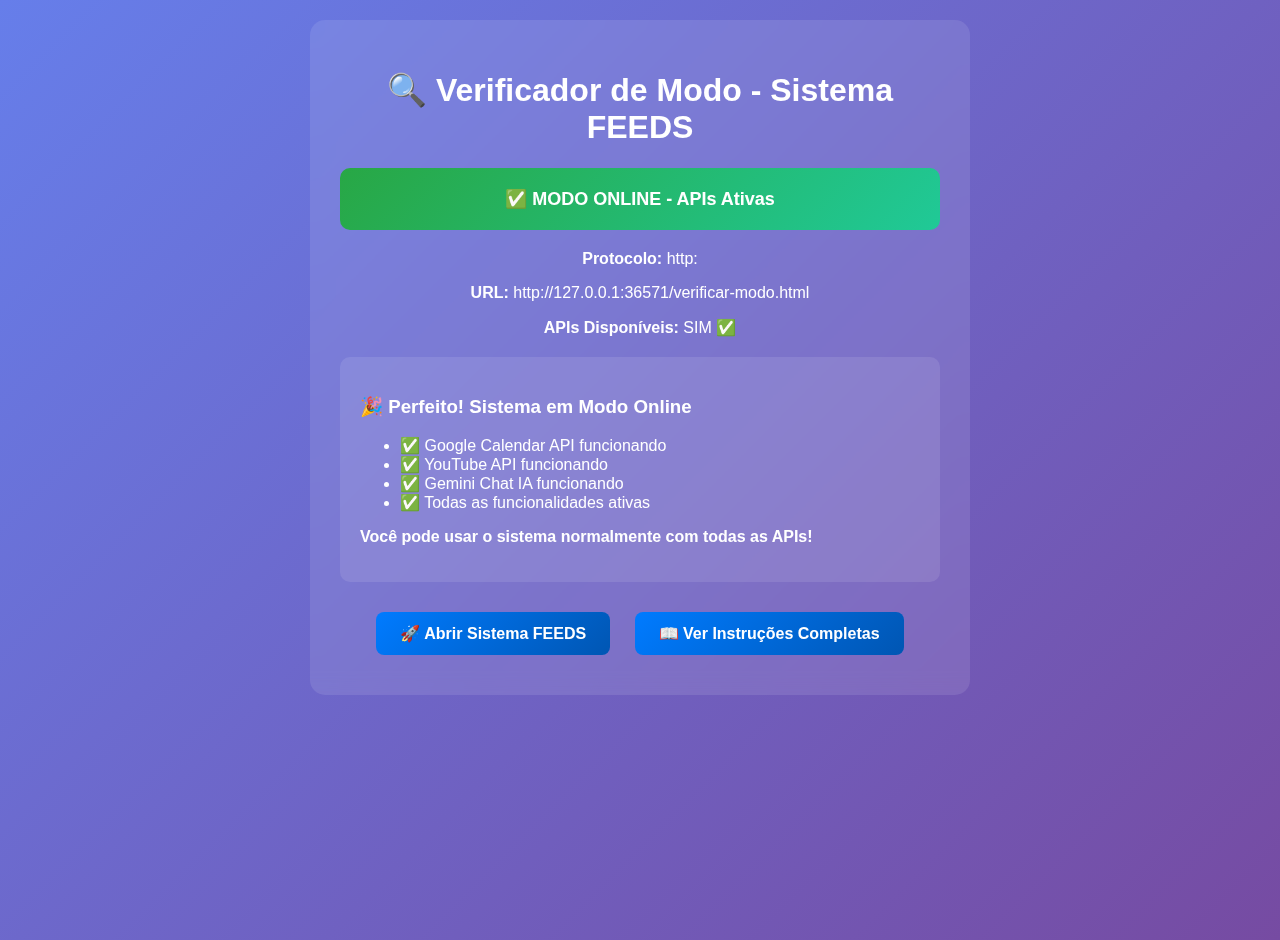
<file: verificar-modo.html>
<!DOCTYPE html>
<html lang="pt-BR">
<head>
    <meta charset="UTF-8">
    <meta name="viewport" content="width=device-width, initial-scale=1.0">
    <title>Verificar Modo de Execução - FEEDS</title>
    <style>
        body {
            font-family: Arial, sans-serif;
            margin: 0;
            padding: 20px;
            background: linear-gradient(135deg, #667eea 0%, #764ba2 100%);
            color: white;
            min-height: 100vh;
        }
        .container {
            max-width: 600px;
            margin: 0 auto;
            background: rgba(255, 255, 255, 0.1);
            padding: 30px;
            border-radius: 15px;
            backdrop-filter: blur(10px);
            text-align: center;
        }
        .status {
            padding: 20px;
            border-radius: 10px;
            margin: 20px 0;
            font-size: 18px;
            font-weight: bold;
        }
        .online {
            background: linear-gradient(135deg, #28a745, #20c997);
        }
        .offline {
            background: linear-gradient(135deg, #ffc107, #ff8c00);
            color: #000;
        }
        .btn {
            padding: 12px 24px;
            background: linear-gradient(135deg, #007bff, #0056b3);
            color: white;
            text-decoration: none;
            border-radius: 8px;
            font-weight: bold;
            margin: 10px;
            display: inline-block;
        }
        .instructions {
            background: rgba(255, 255, 255, 0.1);
            padding: 20px;
            border-radius: 10px;
            margin: 20px 0;
            text-align: left;
        }
    </style>
</head>
<body>
    <div class="container">
        <h1>🔍 Verificador de Modo - Sistema FEEDS</h1>
        
        <div id="status" class="status">
            <span id="status-icon">⏳</span>
            <span id="status-text">Verificando...</span>
        </div>
        
        <div id="details">
            <p><strong>Protocolo:</strong> <span id="protocol"></span></p>
            <p><strong>URL:</strong> <span id="url"></span></p>
            <p><strong>APIs Disponíveis:</strong> <span id="apis"></span></p>
        </div>
        
        <div id="instructions" class="instructions">
            <!-- Será preenchido dinamicamente -->
        </div>
        
        <div>
            <a href="index.html" class="btn">🚀 Abrir Sistema FEEDS</a>
            <a href="servidor-local.html" class="btn">📖 Ver Instruções Completas</a>
        </div>
    </div>

    <script>
        function checkMode() {
            const protocol = window.location.protocol;
            const url = window.location.href;
            const isOnline = protocol !== 'file:';
            
            // Atualizar elementos
            document.getElementById('protocol').textContent = protocol;
            document.getElementById('url').textContent = url;
            document.getElementById('apis').textContent = isOnline ? 'SIM ✅' : 'NÃO ❌';
            
            const statusDiv = document.getElementById('status');
            const statusIcon = document.getElementById('status-icon');
            const statusText = document.getElementById('status-text');
            const instructions = document.getElementById('instructions');
            
            if (isOnline) {
                statusDiv.className = 'status online';
                statusIcon.textContent = '✅';
                statusText.textContent = 'MODO ONLINE - APIs Ativas';
                
                instructions.innerHTML = `
                    <h3>🎉 Perfeito! Sistema em Modo Online</h3>
                    <ul>
                        <li>✅ Google Calendar API funcionando</li>
                        <li>✅ YouTube API funcionando</li>
                        <li>✅ Gemini Chat IA funcionando</li>
                        <li>✅ Todas as funcionalidades ativas</li>
                    </ul>
                    <p><strong>Você pode usar o sistema normalmente com todas as APIs!</strong></p>
                `;
            } else {
                statusDiv.className = 'status offline';
                statusIcon.textContent = '⚠️';
                statusText.textContent = 'MODO OFFLINE - Dados Locais';
                
                instructions.innerHTML = `
                    <h3>💡 Sistema em Modo Offline</h3>
                    <p><strong>Por que está offline?</strong></p>
                    <p>Você está abrindo o arquivo diretamente (protocolo file://), que bloqueia as APIs por segurança.</p>
                    
                    <h4>🚀 Como Ativar Modo Online:</h4>
                    <ol>
                        <li><strong>Python:</strong> <code>python -m http.server 8000</code></li>
                        <li><strong>VS Code:</strong> Extensão "Live Server"</li>
                        <li><strong>Node.js:</strong> <code>npx http-server</code></li>
                    </ol>
                    
                    <h4>✅ O que Funciona Agora:</h4>
                    <ul>
                        <li>✅ Login e autenticação</li>
                        <li>✅ Gestão de membros e escalas</li>
                        <li>✅ Playlists e repertório</li>
                        <li>✅ Chat IA (respostas locais)</li>
                        <li>✅ Menu mobile e todas funcionalidades básicas</li>
                    </ul>
                `;
            }
        }
        
        // Executar verificação
        checkMode();
    </script>
</body>
</html>
</file>
